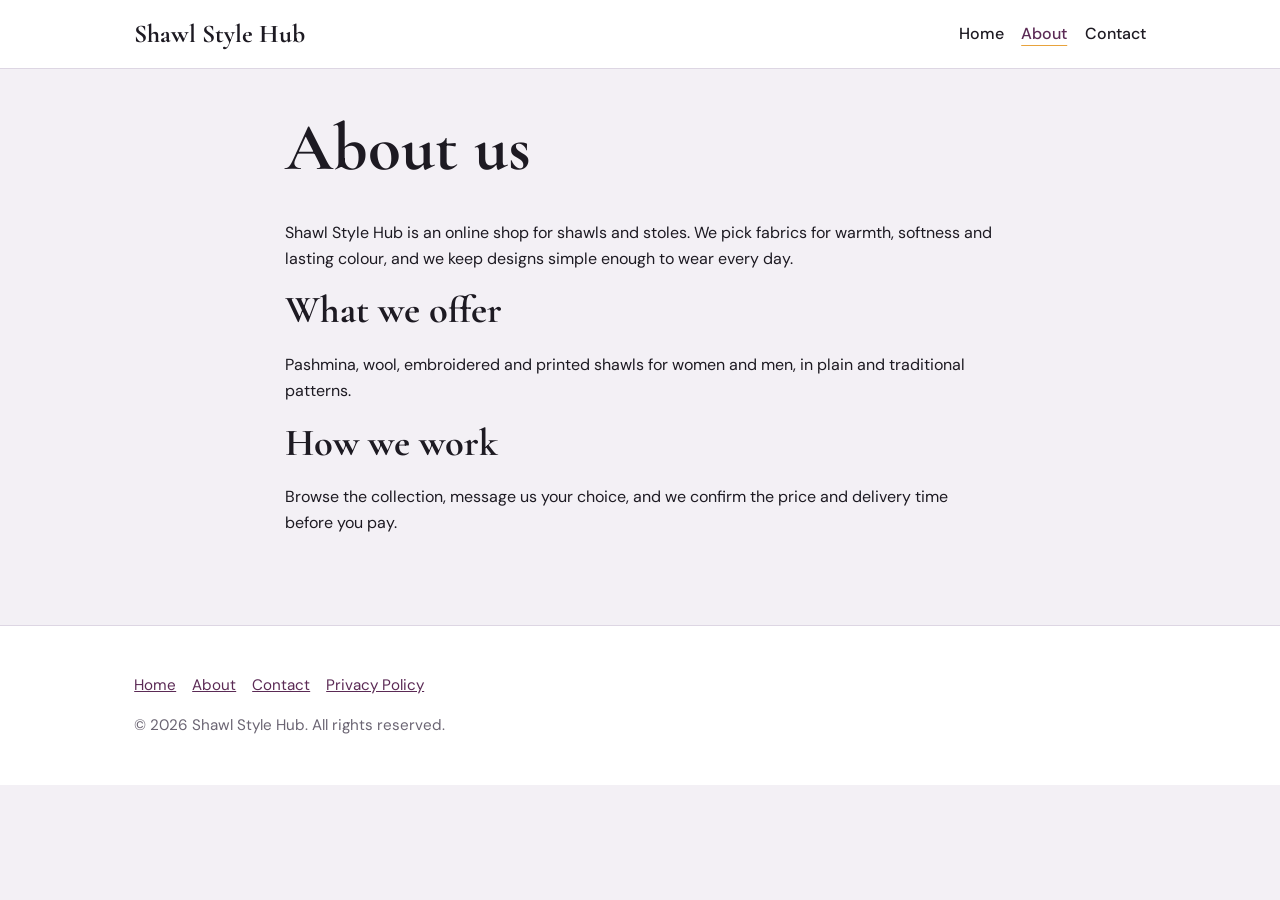
<file: about.html>
<!DOCTYPE html>
<html lang="en">
<head>
<meta charset="UTF-8">
<meta name="viewport" content="width=device-width, initial-scale=1">
<title>About | Shawl Style Hub</title>
<meta name="description" content="Learn about Shawl Style Hub and how we choose our shawls.">
<link rel="canonical" href="https://jirha686-lang.github.io/shawlstylehub/about.html">
<link rel="preconnect" href="https://fonts.googleapis.com"><link rel="preconnect" href="https://fonts.gstatic.com" crossorigin>
<link href="https://fonts.googleapis.com/css2?family=Cormorant+Garamond:wght@600;700&family=DM+Sans:wght@400;500;600&display=swap" rel="stylesheet">
<link rel="stylesheet" href="style.css">
</head>
<body>
<header><div class="wrap"><a class="logo" href="index.html">Shawl Style Hub</a>
<nav><a href="index.html">Home</a><a href="about.html"aria-current="page">About</a><a href="contact.html">Contact</a></nav></div></header>
<main>

<div class="wrap prose"><section><h1>About us</h1>
<p>Shawl Style Hub is an online shop for shawls and stoles. We pick fabrics for warmth, softness and lasting colour, and we keep designs simple enough to wear every day.</p>
<h2>What we offer</h2><p>Pashmina, wool, embroidered and printed shawls for women and men, in plain and traditional patterns.</p>
<h2>How we work</h2><p>Browse the collection, message us your choice, and we confirm the price and delivery time before you pay.</p></section></div>
</main>
<footer><div class="wrap"><p><a href="index.html">Home</a><a href="about.html">About</a><a href="contact.html">Contact</a><a href="privacy-policy.html">Privacy Policy</a></p>
<p>&copy; 2026 Shawl Style Hub. All rights reserved.</p></div></footer>
</body>
</html>
</file>
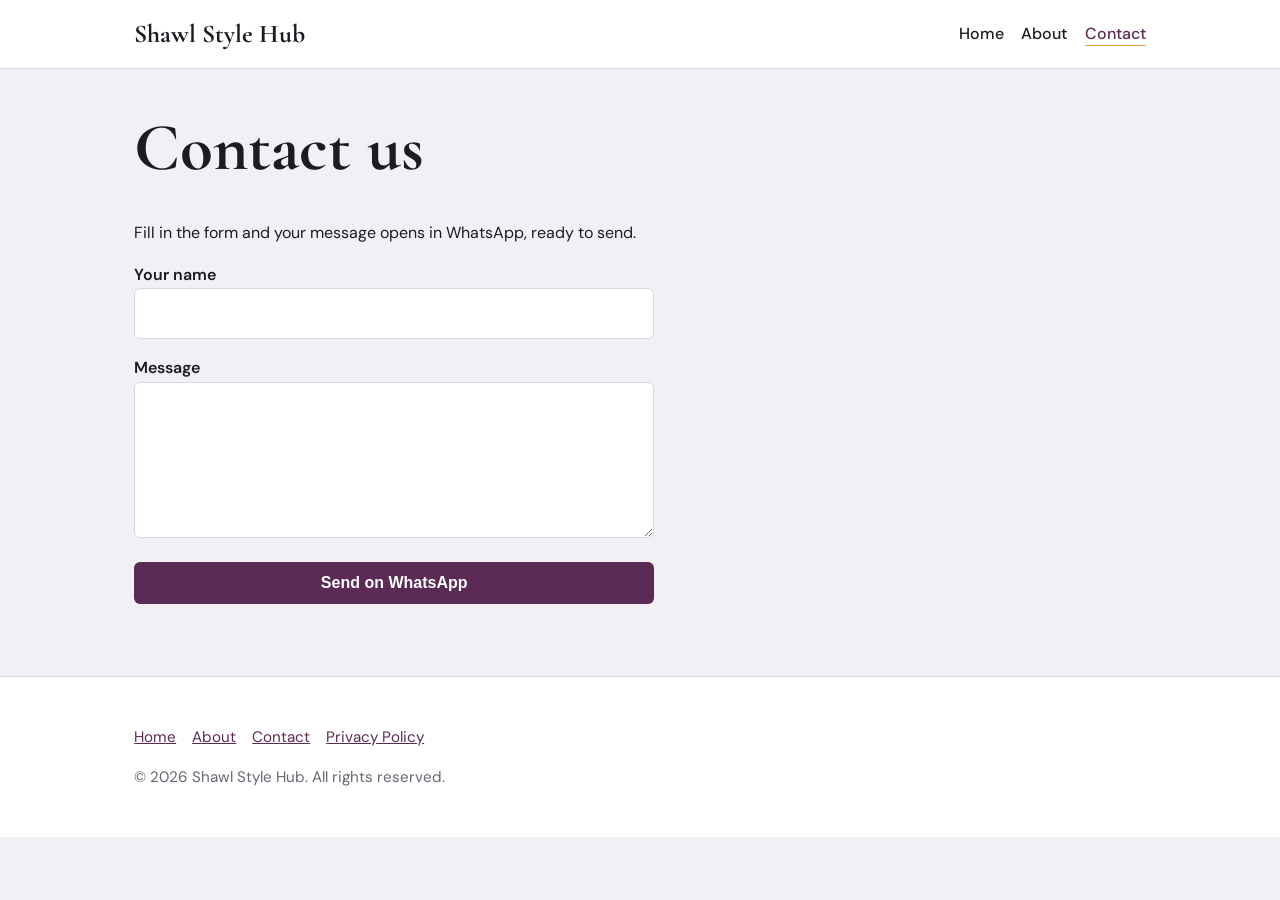
<file: contact.html>
<!DOCTYPE html>
<html lang="en">
<head>
<meta charset="UTF-8">
<meta name="viewport" content="width=device-width, initial-scale=1">
<title>Contact | Shawl Style Hub</title>
<meta name="description" content="Contact Shawl Style Hub to order or ask about a shawl.">
<link rel="canonical" href="https://jirha686-lang.github.io/shawlstylehub/contact.html">
<link rel="preconnect" href="https://fonts.googleapis.com"><link rel="preconnect" href="https://fonts.gstatic.com" crossorigin>
<link href="https://fonts.googleapis.com/css2?family=Cormorant+Garamond:wght@600;700&family=DM+Sans:wght@400;500;600&display=swap" rel="stylesheet">
<link rel="stylesheet" href="style.css">
</head>
<body>
<header><div class="wrap"><a class="logo" href="index.html">Shawl Style Hub</a>
<nav><a href="index.html">Home</a><a href="about.html">About</a><a href="contact.html"aria-current="page">Contact</a></nav></div></header>
<main>

<div class="wrap"><section><h1>Contact us</h1><p>Fill in the form and your message opens in WhatsApp, ready to send.</p>
<form id="f"><div><label for="n">Your name</label><input id="n" required></div>
<div><label for="m">Message</label><textarea id="m" rows="5" required></textarea></div>
<button class="btn" type="submit">Send on WhatsApp</button></form></section></div>
<script>
// Replace with your WhatsApp number in international format, digits only (e.g. 923001234567)
var NUMBER="92XXXXXXXXXX";
document.getElementById('f').addEventListener('submit',function(e){e.preventDefault();
var t='Hello Shawl Style Hub, I am '+document.getElementById('n').value+'. '+document.getElementById('m').value;
window.open('https://wa.me/'+NUMBER+'?text='+encodeURIComponent(t),'_blank');});
</script>
</main>
<footer><div class="wrap"><p><a href="index.html">Home</a><a href="about.html">About</a><a href="contact.html">Contact</a><a href="privacy-policy.html">Privacy Policy</a></p>
<p>&copy; 2026 Shawl Style Hub. All rights reserved.</p></div></footer>
</body>
</html>
</file>
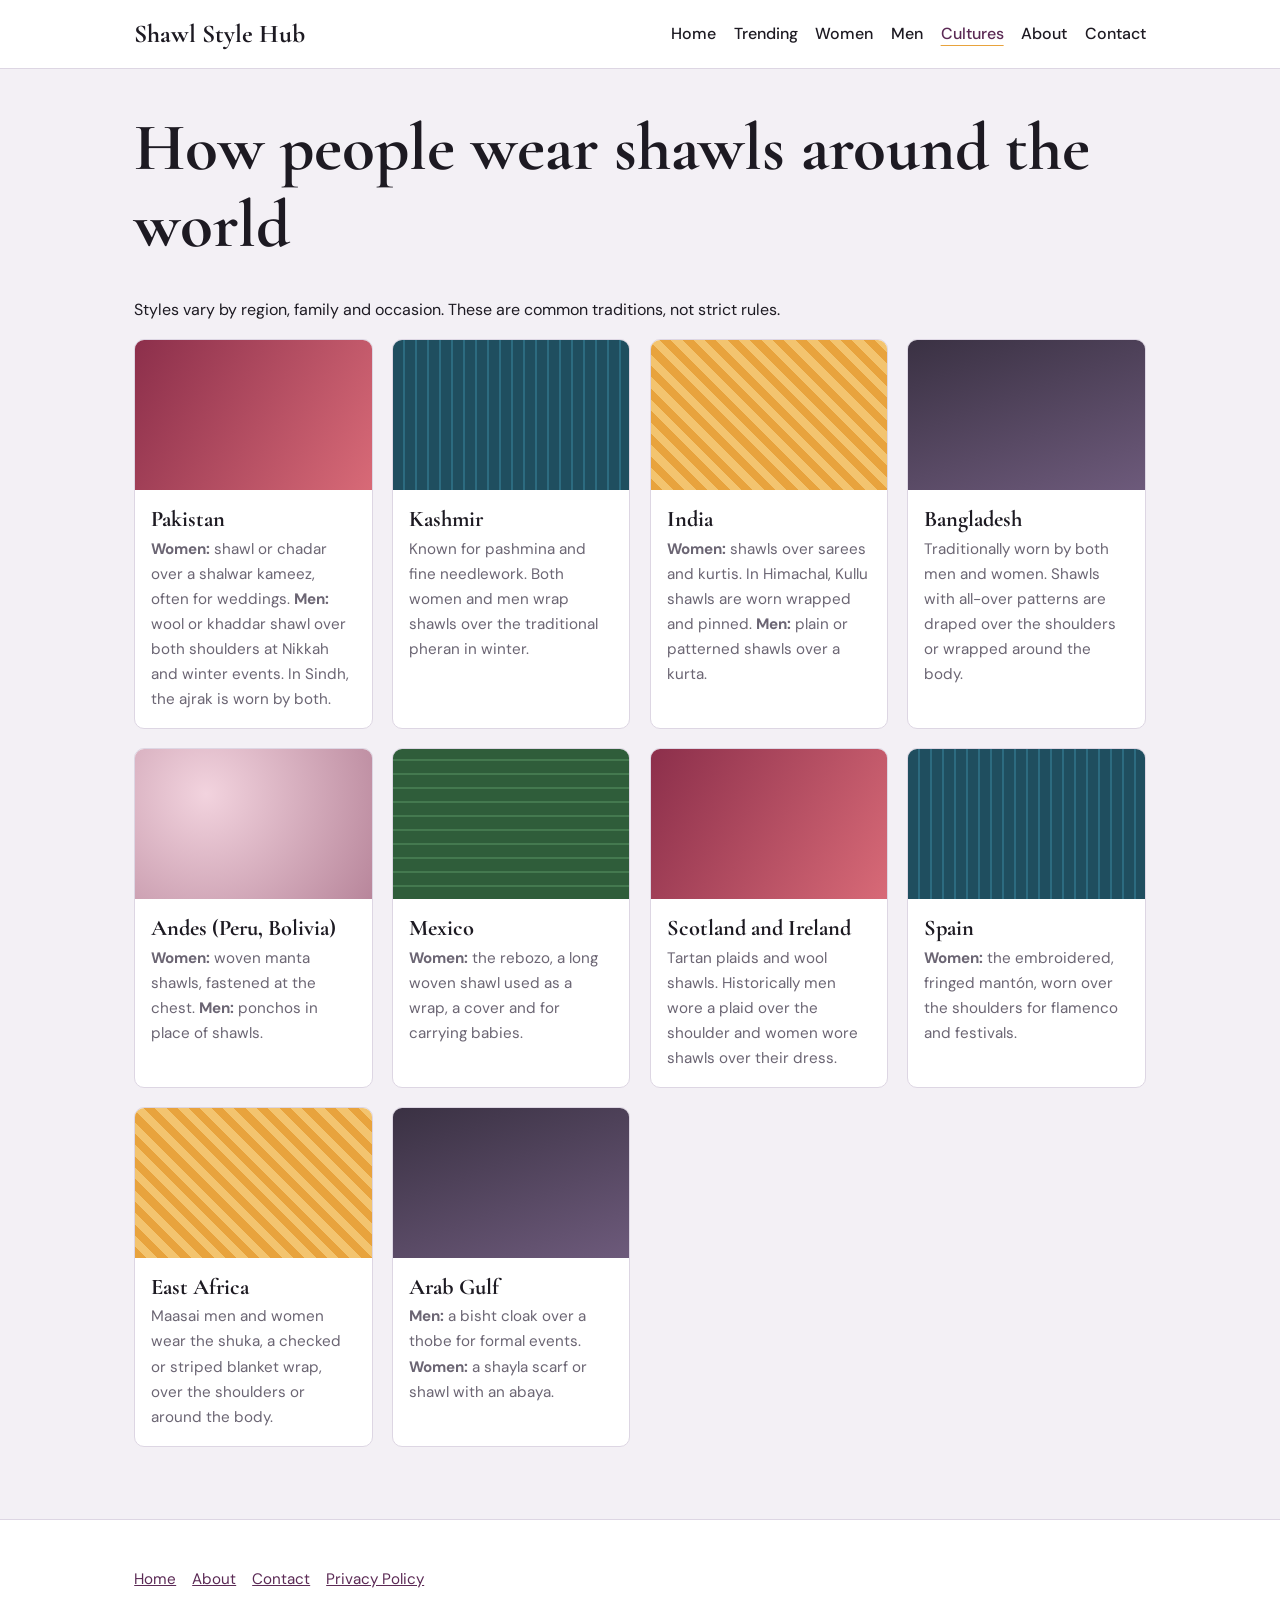
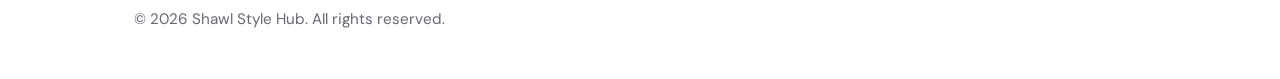
<file: culture.html>
<!DOCTYPE html>
<html lang="en">
<head>
<meta charset="UTF-8">
<meta name="viewport" content="width=device-width, initial-scale=1">
<title>Shawls Around the World | Shawl Style Hub</title>
<meta name="description" content="How women and men wear shawls in different cultures: Pakistan, Kashmir, India, Bangladesh, the Andes, Mexico, Scotland, East Africa and more.">
<link rel="canonical" href="https://jirha686-lang.github.io/shawlstylehub/culture.html">
<link href="https://fonts.googleapis.com/css2?family=Cormorant+Garamond:wght@600;700&family=DM+Sans:wght@400;500;600&display=swap" rel="stylesheet">
<link rel="stylesheet" href="style.css">
</head>
<body>
<header><div class="wrap"><a class="logo" href="index.html">Shawl Style Hub</a>
<nav><a href="index.html">Home</a><a href="trending.html">Trending</a><a href="women.html">Women</a><a href="men.html">Men</a><a href="culture.html" aria-current="page">Cultures</a><a href="about.html">About</a><a href="contact.html">Contact</a></nav></div></header>
<main>
<div class="wrap"><section><h1>How people wear shawls around the world</h1><p class="prose">Styles vary by region, family and occasion. These are common traditions, not strict rules.</p><div class="grid"><article class="card"><div class="sw s1"></div><div class="b"><h3>Pakistan</h3><p><strong>Women:</strong> shawl or chadar over a shalwar kameez, often for weddings. <strong>Men:</strong> wool or khaddar shawl over both shoulders at Nikkah and winter events. In Sindh, the ajrak is worn by both.</p></div></article><article class="card"><div class="sw s2"></div><div class="b"><h3>Kashmir</h3><p>Known for pashmina and fine needlework. Both women and men wrap shawls over the traditional pheran in winter.</p></div></article><article class="card"><div class="sw s3"></div><div class="b"><h3>India</h3><p><strong>Women:</strong> shawls over sarees and kurtis. In Himachal, Kullu shawls are worn wrapped and pinned. <strong>Men:</strong> plain or patterned shawls over a kurta.</p></div></article><article class="card"><div class="sw s4"></div><div class="b"><h3>Bangladesh</h3><p>Traditionally worn by both men and women. Shawls with all-over patterns are draped over the shoulders or wrapped around the body.</p></div></article><article class="card"><div class="sw s5"></div><div class="b"><h3>Andes (Peru, Bolivia)</h3><p><strong>Women:</strong> woven manta shawls, fastened at the chest. <strong>Men:</strong> ponchos in place of shawls.</p></div></article><article class="card"><div class="sw s6"></div><div class="b"><h3>Mexico</h3><p><strong>Women:</strong> the rebozo, a long woven shawl used as a wrap, a cover and for carrying babies.</p></div></article><article class="card"><div class="sw s1"></div><div class="b"><h3>Scotland and Ireland</h3><p>Tartan plaids and wool shawls. Historically men wore a plaid over the shoulder and women wore shawls over their dress.</p></div></article><article class="card"><div class="sw s2"></div><div class="b"><h3>Spain</h3><p><strong>Women:</strong> the embroidered, fringed mant&oacute;n, worn over the shoulders for flamenco and festivals.</p></div></article><article class="card"><div class="sw s3"></div><div class="b"><h3>East Africa</h3><p>Maasai men and women wear the shuka, a checked or striped blanket wrap, over the shoulders or around the body.</p></div></article><article class="card"><div class="sw s4"></div><div class="b"><h3>Arab Gulf</h3><p><strong>Men:</strong> a bisht cloak over a thobe for formal events. <strong>Women:</strong> a shayla scarf or shawl with an abaya.</p></div></article></div></section></div>
</main>
<footer><div class="wrap"><p><a href="index.html">Home</a><a href="about.html">About</a><a href="contact.html">Contact</a><a href="privacy-policy.html">Privacy Policy</a></p>
<p>&copy; 2026 Shawl Style Hub. All rights reserved.</p></div></footer>
</body>
</html>
</file>
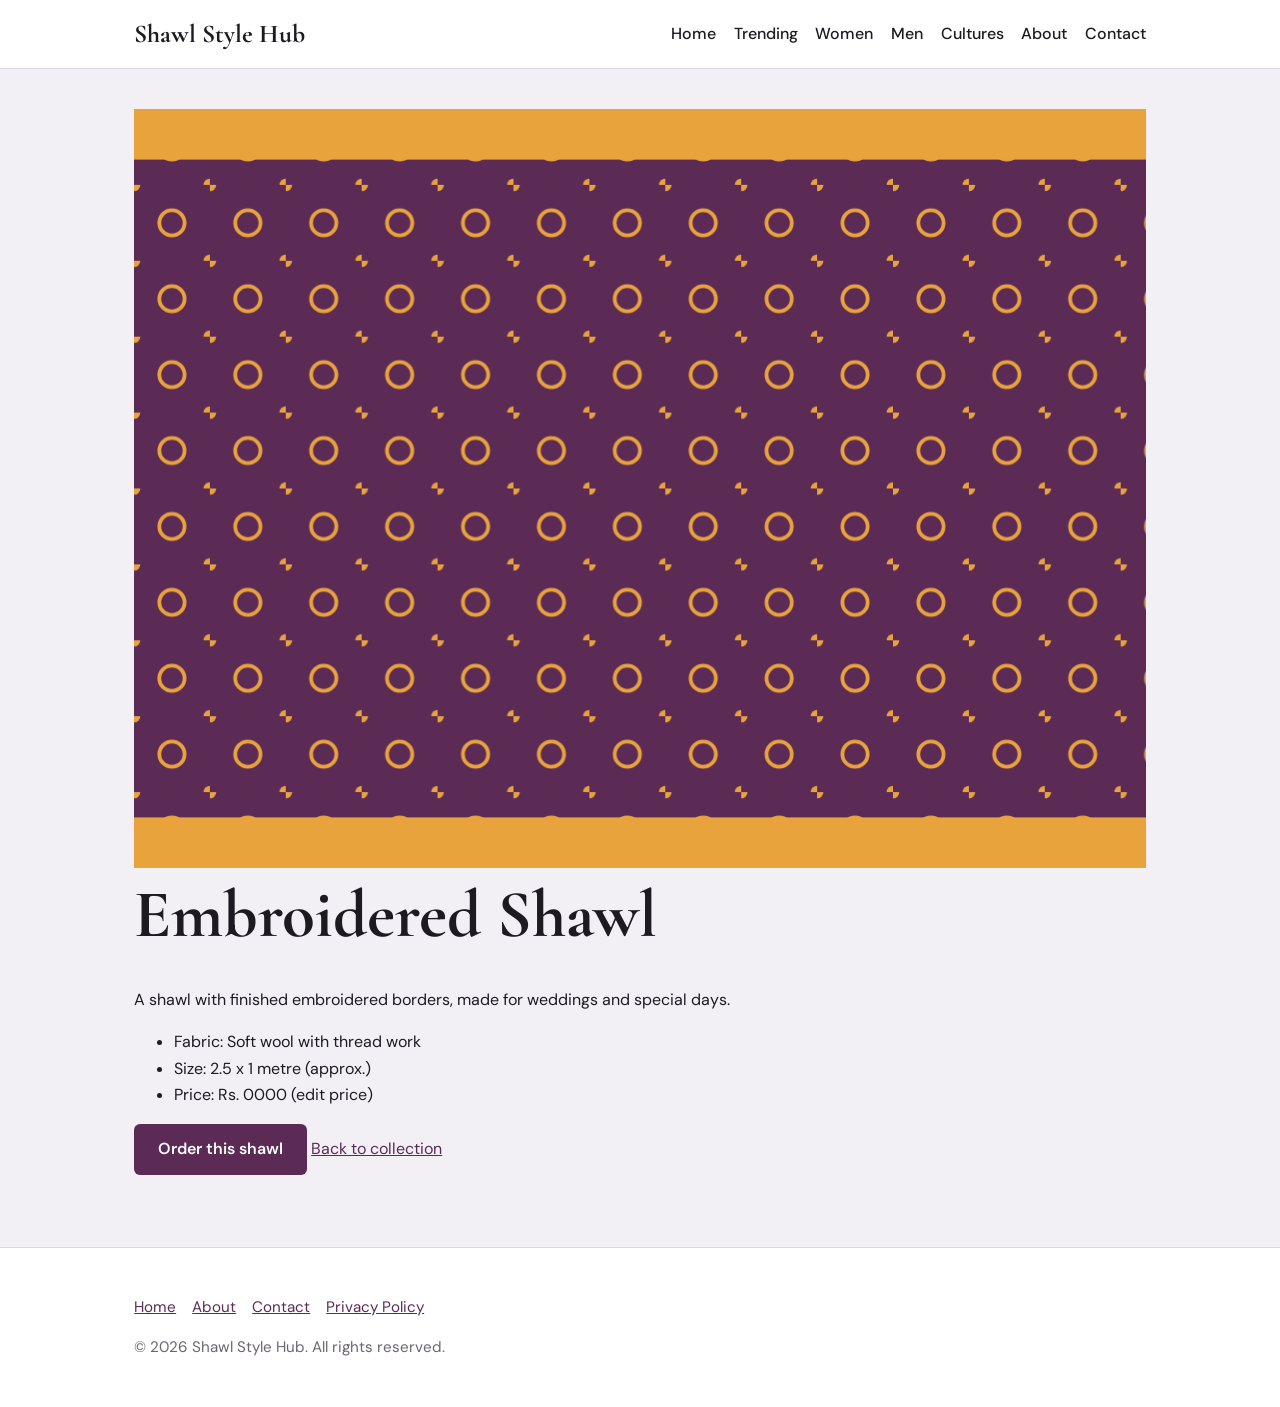
<file: embroidered-shawl.html>
<!DOCTYPE html>
<html lang="en">
<head>
<meta charset="UTF-8">
<meta name="viewport" content="width=device-width, initial-scale=1">
<title>Embroidered Shawl | Shawl Style Hub</title>
<meta name="description" content="A shawl with finished embroidered borders, made for weddings and special days.">
<link rel="canonical" href="https://jirha686-lang.github.io/shawlstylehub/shawls/embroidered-shawl.html">
<link href="https://fonts.googleapis.com/css2?family=Cormorant+Garamond:wght@600;700&family=DM+Sans:wght@400;500;600&display=swap" rel="stylesheet">
<link rel="stylesheet" href="../style.css">
</head>
<body>
<header><div class="wrap"><a class="logo" href="../index.html">Shawl Style Hub</a>
<nav><a href="../index.html">Home</a><a href="../trending.html">Trending</a><a href="../women.html">Women</a><a href="../men.html">Men</a><a href="../culture.html">Cultures</a><a href="../about.html">About</a><a href="../contact.html">Contact</a></nav></div></header>
<main><div class="wrap"><section class="product">
<img src="../embroidered-shawl.svg" alt="Embroidered Shawl">
<div><h1>Embroidered Shawl</h1><p>A shawl with finished embroidered borders, made for weddings and special days.</p>
<ul><li>Fabric: Soft wool with thread work</li><li>Size: 2.5 x 1 metre (approx.)</li><li>Price: Rs. 0000 (edit price)</li></ul>
<a class="btn" href="../contact.html">Order this shawl</a> <a href="../index.html#collection">Back to collection</a></div>
</section></div></main>
<footer><div class="wrap"><p><a href="../index.html">Home</a><a href="../about.html">About</a><a href="../contact.html">Contact</a><a href="../privacy-policy.html">Privacy Policy</a></p>
<p>&copy; 2026 Shawl Style Hub. All rights reserved.</p></div></footer>
</body>
</html>
</file>
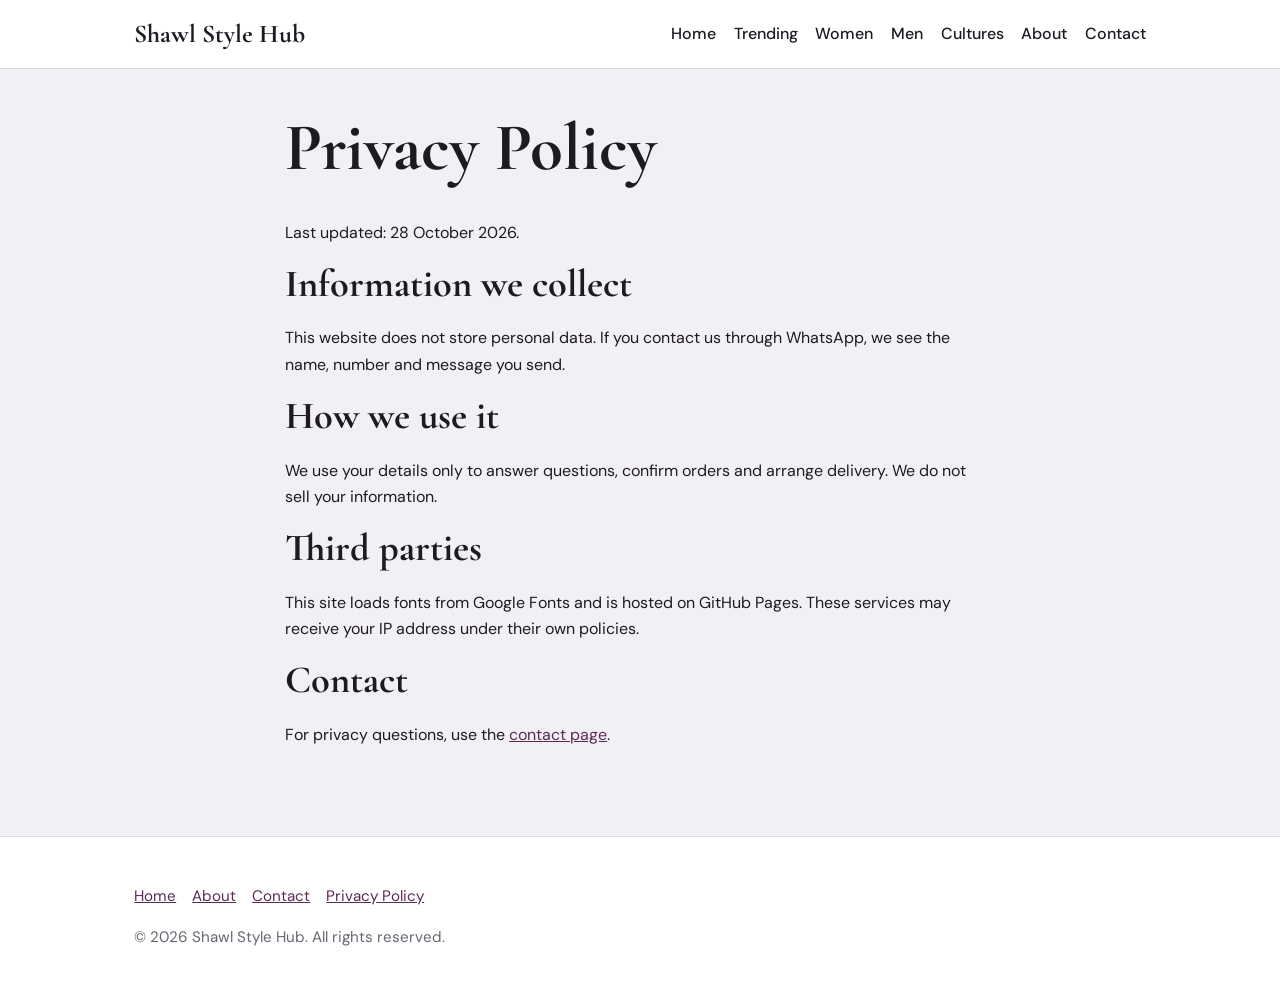
<file: privacy-policy.html>
<!DOCTYPE html>
<html lang="en">
<head>
<meta charset="UTF-8">
<meta name="viewport" content="width=device-width, initial-scale=1">
<title>Privacy Policy | Shawl Style Hub</title>
<meta name="description" content="How Shawl Style Hub handles your information.">
<link rel="canonical" href="https://jirha686-lang.github.io/shawlstylehub/privacy-policy.html">
<link rel="preconnect" href="https://fonts.googleapis.com"><link rel="preconnect" href="https://fonts.gstatic.com" crossorigin>
<link href="https://fonts.googleapis.com/css2?family=Cormorant+Garamond:wght@600;700&family=DM+Sans:wght@400;500;600&display=swap" rel="stylesheet">
<link rel="stylesheet" href="style.css">
</head>
<body>
<header><div class="wrap"><a class="logo" href="index.html">Shawl Style Hub</a>
<nav><a href="index.html">Home</a><a href="trending.html">Trending</a><a href="women.html">Women</a><a href="men.html">Men</a><a href="culture.html">Cultures</a><a href="about.html">About</a><a href="contact.html">Contact</a></nav></div></header>
<main>

<div class="wrap prose"><section><h1>Privacy Policy</h1>
<p>Last updated: 28 October 2026.</p>
<h2>Information we collect</h2><p>This website does not store personal data. If you contact us through WhatsApp, we see the name, number and message you send.</p>
<h2>How we use it</h2><p>We use your details only to answer questions, confirm orders and arrange delivery. We do not sell your information.</p>
<h2>Third parties</h2><p>This site loads fonts from Google Fonts and is hosted on GitHub Pages. These services may receive your IP address under their own policies.</p>
<h2>Contact</h2><p>For privacy questions, use the <a href="contact.html">contact page</a>.</p></section></div>
</main>
<footer><div class="wrap"><p><a href="index.html">Home</a><a href="about.html">About</a><a href="contact.html">Contact</a><a href="privacy-policy.html">Privacy Policy</a></p>
<p>&copy; 2026 Shawl Style Hub. All rights reserved.</p></div></footer>
</body>
</html>
</file>
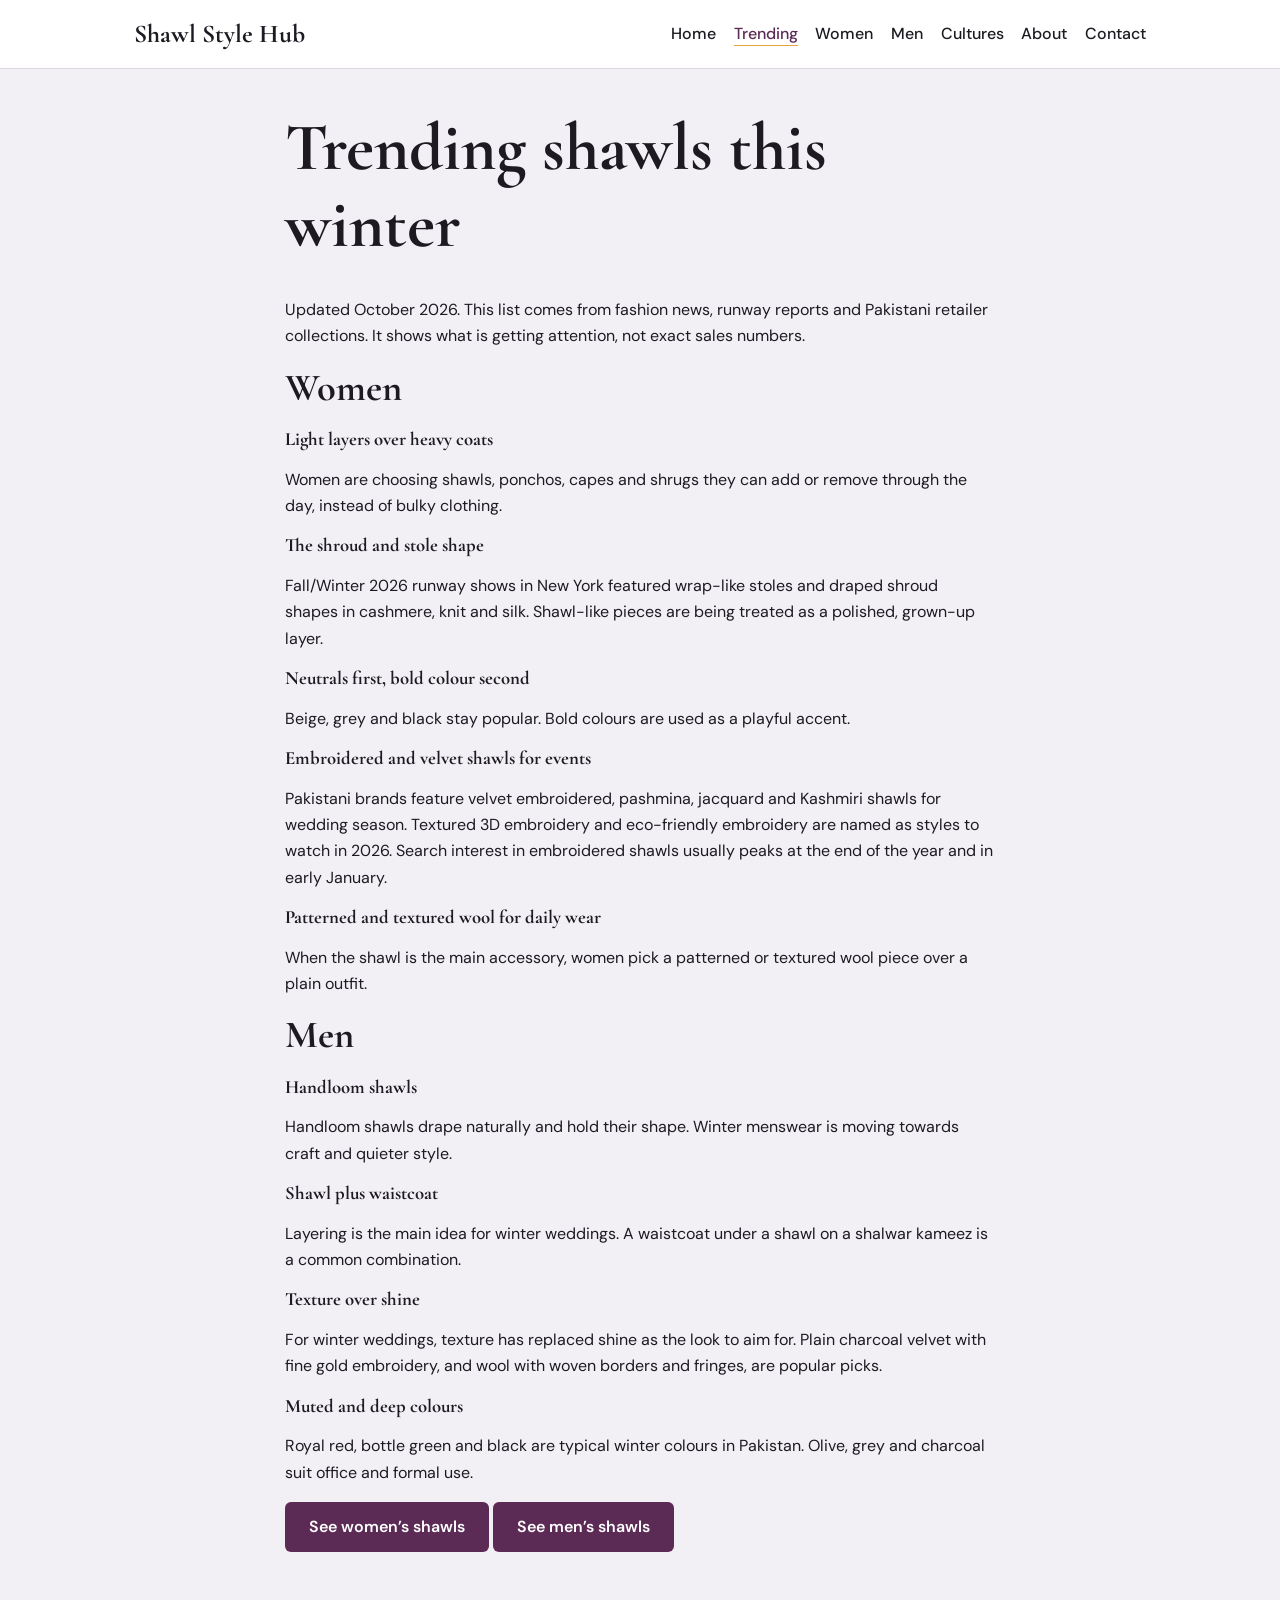
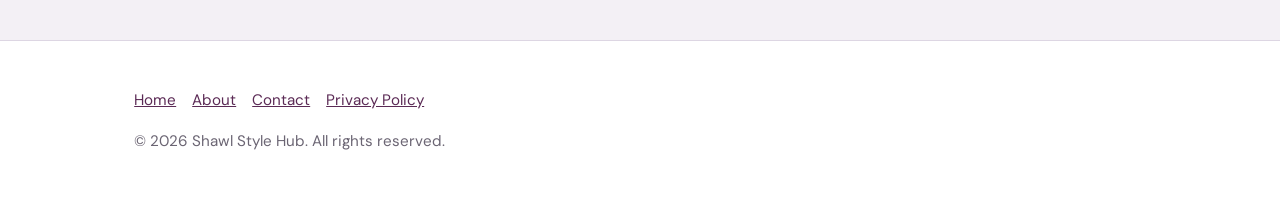
<file: trending.html>
<!DOCTYPE html>
<html lang="en">
<head>
<meta charset="UTF-8">
<meta name="viewport" content="width=device-width, initial-scale=1">
<title>Trending Shawls 2026 | Shawl Style Hub</title>
<meta name="description" content="What is trending in women and men shawls this winter, from layered looks to embroidered velvet.">
<link rel="canonical" href="https://jirha686-lang.github.io/shawlstylehub/trending.html">
<link href="https://fonts.googleapis.com/css2?family=Cormorant+Garamond:wght@600;700&family=DM+Sans:wght@400;500;600&display=swap" rel="stylesheet">
<link rel="stylesheet" href="style.css">
</head>
<body>
<header><div class="wrap"><a class="logo" href="index.html">Shawl Style Hub</a>
<nav><a href="index.html">Home</a><a href="trending.html" aria-current="page">Trending</a><a href="women.html">Women</a><a href="men.html">Men</a><a href="culture.html">Cultures</a><a href="about.html">About</a><a href="contact.html">Contact</a></nav></div></header>
<main>
<div class="wrap prose"><section><h1>Trending shawls this winter</h1><p>Updated October 2026. This list comes from fashion news, runway reports and Pakistani retailer collections. It shows what is getting attention, not exact sales numbers.</p><h2>Women</h2><h3>Light layers over heavy coats</h3><p>Women are choosing shawls, ponchos, capes and shrugs they can add or remove through the day, instead of bulky clothing.</p><h3>The shroud and stole shape</h3><p>Fall/Winter 2026 runway shows in New York featured wrap-like stoles and draped shroud shapes in cashmere, knit and silk. Shawl-like pieces are being treated as a polished, grown-up layer.</p><h3>Neutrals first, bold colour second</h3><p>Beige, grey and black stay popular. Bold colours are used as a playful accent.</p><h3>Embroidered and velvet shawls for events</h3><p>Pakistani brands feature velvet embroidered, pashmina, jacquard and Kashmiri shawls for wedding season. Textured 3D embroidery and eco-friendly embroidery are named as styles to watch in 2026. Search interest in embroidered shawls usually peaks at the end of the year and in early January.</p><h3>Patterned and textured wool for daily wear</h3><p>When the shawl is the main accessory, women pick a patterned or textured wool piece over a plain outfit.</p><h2>Men</h2><h3>Handloom shawls</h3><p>Handloom shawls drape naturally and hold their shape. Winter menswear is moving towards craft and quieter style.</p><h3>Shawl plus waistcoat</h3><p>Layering is the main idea for winter weddings. A waistcoat under a shawl on a shalwar kameez is a common combination.</p><h3>Texture over shine</h3><p>For winter weddings, texture has replaced shine as the look to aim for. Plain charcoal velvet with fine gold embroidery, and wool with woven borders and fringes, are popular picks.</p><h3>Muted and deep colours</h3><p>Royal red, bottle green and black are typical winter colours in Pakistan. Olive, grey and charcoal suit office and formal use.</p><p><a class="btn" href="women.html">See women&rsquo;s shawls</a> <a class="btn" href="men.html">See men&rsquo;s shawls</a></p></section></div>
</main>
<footer><div class="wrap"><p><a href="index.html">Home</a><a href="about.html">About</a><a href="contact.html">Contact</a><a href="privacy-policy.html">Privacy Policy</a></p>
<p>&copy; 2026 Shawl Style Hub. All rights reserved.</p></div></footer>
</body>
</html>
</file>
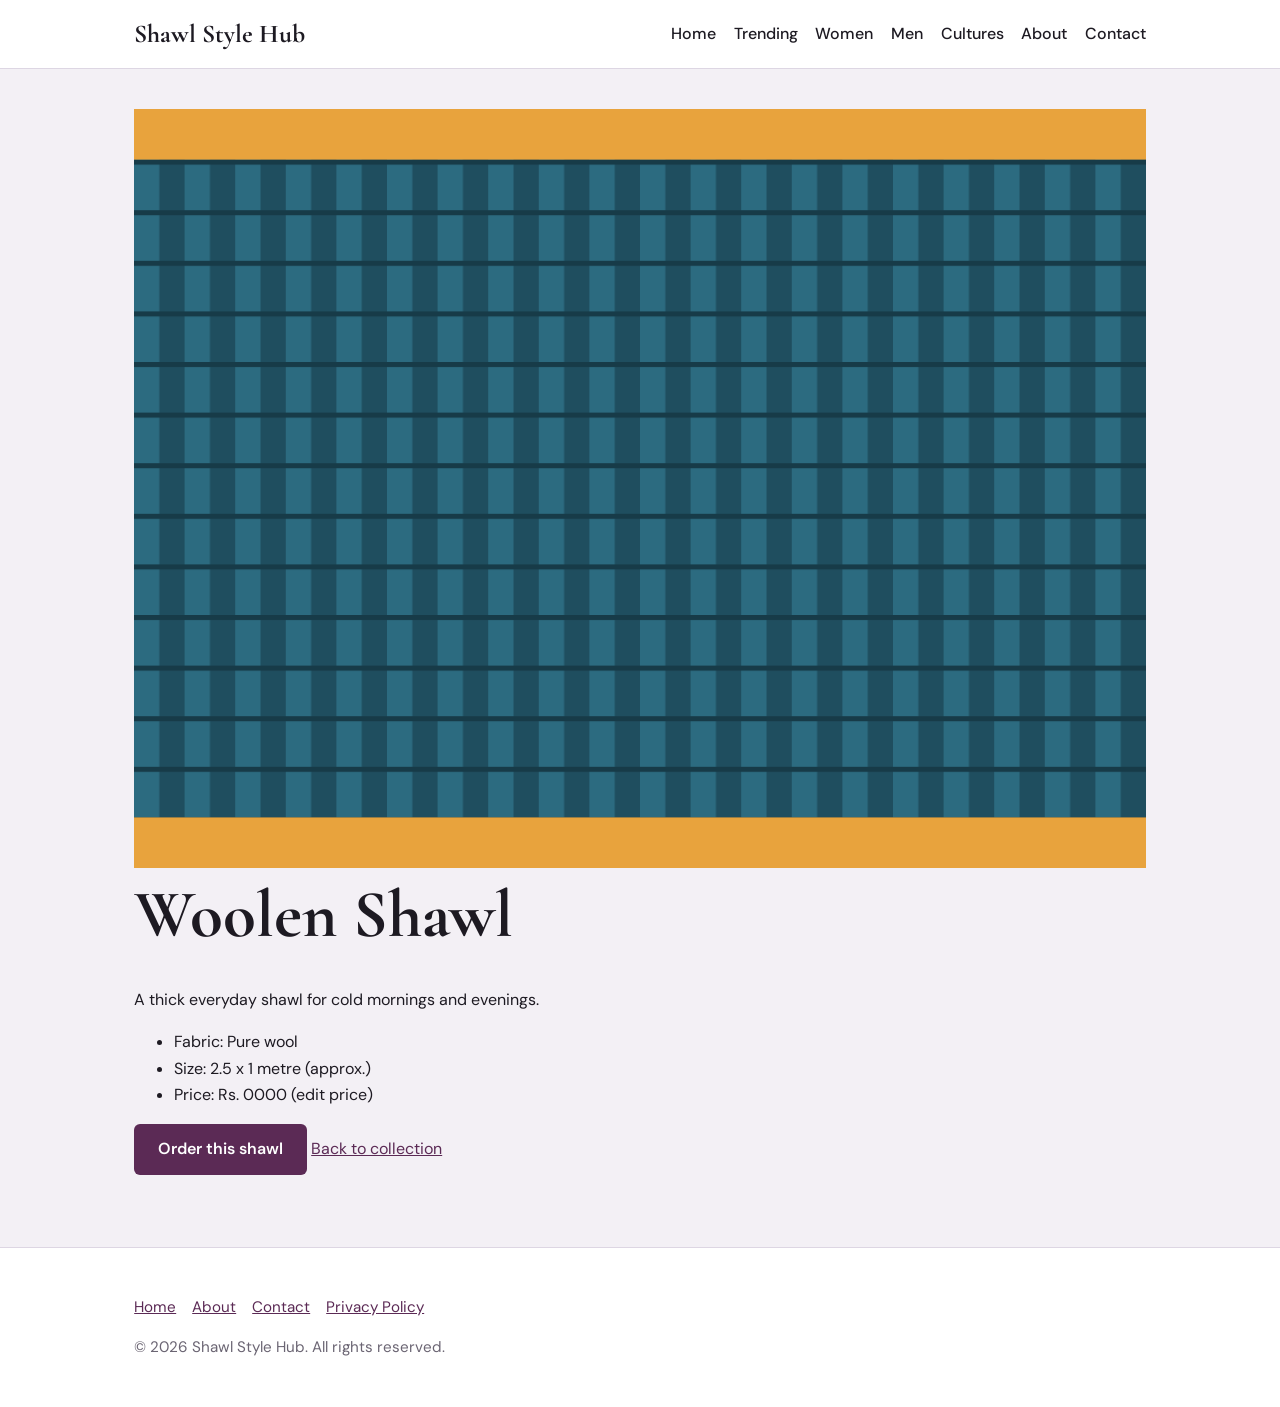
<file: woolen-shawl.html>
<!DOCTYPE html>
<html lang="en">
<head>
<meta charset="UTF-8">
<meta name="viewport" content="width=device-width, initial-scale=1">
<title>Woolen Shawl | Shawl Style Hub</title>
<meta name="description" content="A thick everyday shawl for cold mornings and evenings.">
<link rel="canonical" href="https://jirha686-lang.github.io/shawlstylehub/shawls/woolen-shawl.html">
<link href="https://fonts.googleapis.com/css2?family=Cormorant+Garamond:wght@600;700&family=DM+Sans:wght@400;500;600&display=swap" rel="stylesheet">
<link rel="stylesheet" href="../style.css">
</head>
<body>
<header><div class="wrap"><a class="logo" href="../index.html">Shawl Style Hub</a>
<nav><a href="../index.html">Home</a><a href="../trending.html">Trending</a><a href="../women.html">Women</a><a href="../men.html">Men</a><a href="../culture.html">Cultures</a><a href="../about.html">About</a><a href="../contact.html">Contact</a></nav></div></header>
<main><div class="wrap"><section class="product">
<img src="../woolen-shawl.svg" alt="Woolen Shawl">
<div><h1>Woolen Shawl</h1><p>A thick everyday shawl for cold mornings and evenings.</p>
<ul><li>Fabric: Pure wool</li><li>Size: 2.5 x 1 metre (approx.)</li><li>Price: Rs. 0000 (edit price)</li></ul>
<a class="btn" href="../contact.html">Order this shawl</a> <a href="../index.html#collection">Back to collection</a></div>
</section></div></main>
<footer><div class="wrap"><p><a href="../index.html">Home</a><a href="../about.html">About</a><a href="../contact.html">Contact</a><a href="../privacy-policy.html">Privacy Policy</a></p>
<p>&copy; 2026 Shawl Style Hub. All rights reserved.</p></div></footer>
</body>
</html>
</file>
<file: style.css>
:root{--ink:#1d1a22;--plum:#5b2a55;--gold:#e8a33d;--mist:#f3f0f5;--white:#fff;--muted:#6b6573;--line:#ddd6e3}
@media(prefers-color-scheme:dark){:root{--ink:#f1edf4;--mist:#17131b;--white:#201a26;--muted:#b3abbb;--line:#3a3143;--plum:#d9a6d2}}
*{box-sizing:border-box}html{scroll-behavior:smooth}
body{margin:0;font-family:"DM Sans",system-ui,sans-serif;background:var(--mist);color:var(--ink);line-height:1.65}
h1,h2,h3{font-family:"Cormorant Garamond",Georgia,serif;line-height:1.15;margin:0 0 .5em}
h1{font-size:clamp(2.4rem,7vw,4.2rem)}h2{font-size:clamp(1.7rem,4vw,2.4rem)}
a{color:var(--plum)}a:focus-visible,button:focus-visible{outline:3px solid var(--gold);outline-offset:2px}
.wrap{max-width:1050px;margin:auto;padding:0 1.2rem}
header{background:var(--white);border-bottom:1px solid var(--line);position:sticky;top:0;z-index:5}
header .wrap{display:flex;flex-wrap:wrap;align-items:center;justify-content:space-between;gap:.5rem;padding-top:.8rem;padding-bottom:.8rem}
.logo{font-family:"Cormorant Garamond",serif;font-size:1.6rem;font-weight:700;text-decoration:none;color:var(--ink)}
nav a{margin-left:1.1rem;text-decoration:none;color:var(--ink);font-weight:500}nav a:hover,nav a[aria-current]{color:var(--plum);text-decoration:underline;text-decoration-color:var(--gold);text-underline-offset:6px}
.hero{padding:4rem 0 3rem;display:grid;gap:2rem;grid-template-columns:1.1fr .9fr;align-items:center}
.hero p{max-width:46ch;color:var(--muted);font-size:1.1rem}
.drape{aspect-ratio:4/5;border-radius:140px 140px 12px 12px;background:repeating-linear-gradient(135deg,#5b2a55 0 14px,#7a3d70 14px 16px,#e8a33d 16px 18px,#5b2a55 18px 34px);box-shadow:0 20px 40px rgba(91,42,85,.3)}
.btn{display:inline-block;background:var(--plum);color:#fff;padding:.75rem 1.5rem;border-radius:6px;text-decoration:none;font-weight:600;border:0;cursor:pointer;font-size:1rem}
@media(prefers-color-scheme:dark){.btn{background:#8a3f80;color:#fff}}
.btn:hover{background:var(--gold);color:#1d1a22}
section{padding:2.5rem 0}
.grid{display:grid;gap:1.2rem;grid-template-columns:repeat(auto-fill,minmax(220px,1fr))}
.card{background:var(--white);border:1px solid var(--line);border-radius:10px;overflow:hidden}
.card .sw{height:150px}.card div.b{padding:1rem}.card h3{font-size:1.4rem;margin-bottom:.2em}.card p{margin:0;color:var(--muted);font-size:.95rem}
.s1{background:linear-gradient(120deg,#8c2f4b,#d86a77)}.s2{background:repeating-linear-gradient(90deg,#1f4e5f 0 10px,#2c6b80 10px 12px)}
.s3{background:repeating-linear-gradient(45deg,#e8a33d 0 8px,#f3c46f 8px 16px)}.s4{background:linear-gradient(160deg,#3a3143,#6d5a7b)}
.s5{background:radial-gradient(circle at 30% 30%,#f2d3de,#b8869b)}.s6{background:repeating-linear-gradient(0deg,#2f5d3a 0 12px,#44794f 12px 14px)}
.band{background:var(--plum);color:#fff}.band h2,.band p{color:#fff}.band .btn{background:var(--gold);color:#1d1a22}
.band ul{padding-left:1.1rem}
form{display:grid;gap:1rem;max-width:520px}label{font-weight:600}
input,textarea{width:100%;padding:.7rem;border:1px solid var(--line);border-radius:6px;font:inherit;background:var(--white);color:var(--ink)}
footer{background:var(--white);border-top:1px solid var(--line);padding:2rem 0;margin-top:2rem;color:var(--muted);font-size:.95rem}
footer a{margin-right:1rem}
.prose{max-width:68ch}
@media(max-width:760px){.hero{grid-template-columns:1fr;padding-top:2rem}.drape{max-width:260px}nav a{margin:0 .8rem 0 0}}
@media(prefers-reduced-motion:reduce){html{scroll-behavior:auto}}
</file>
